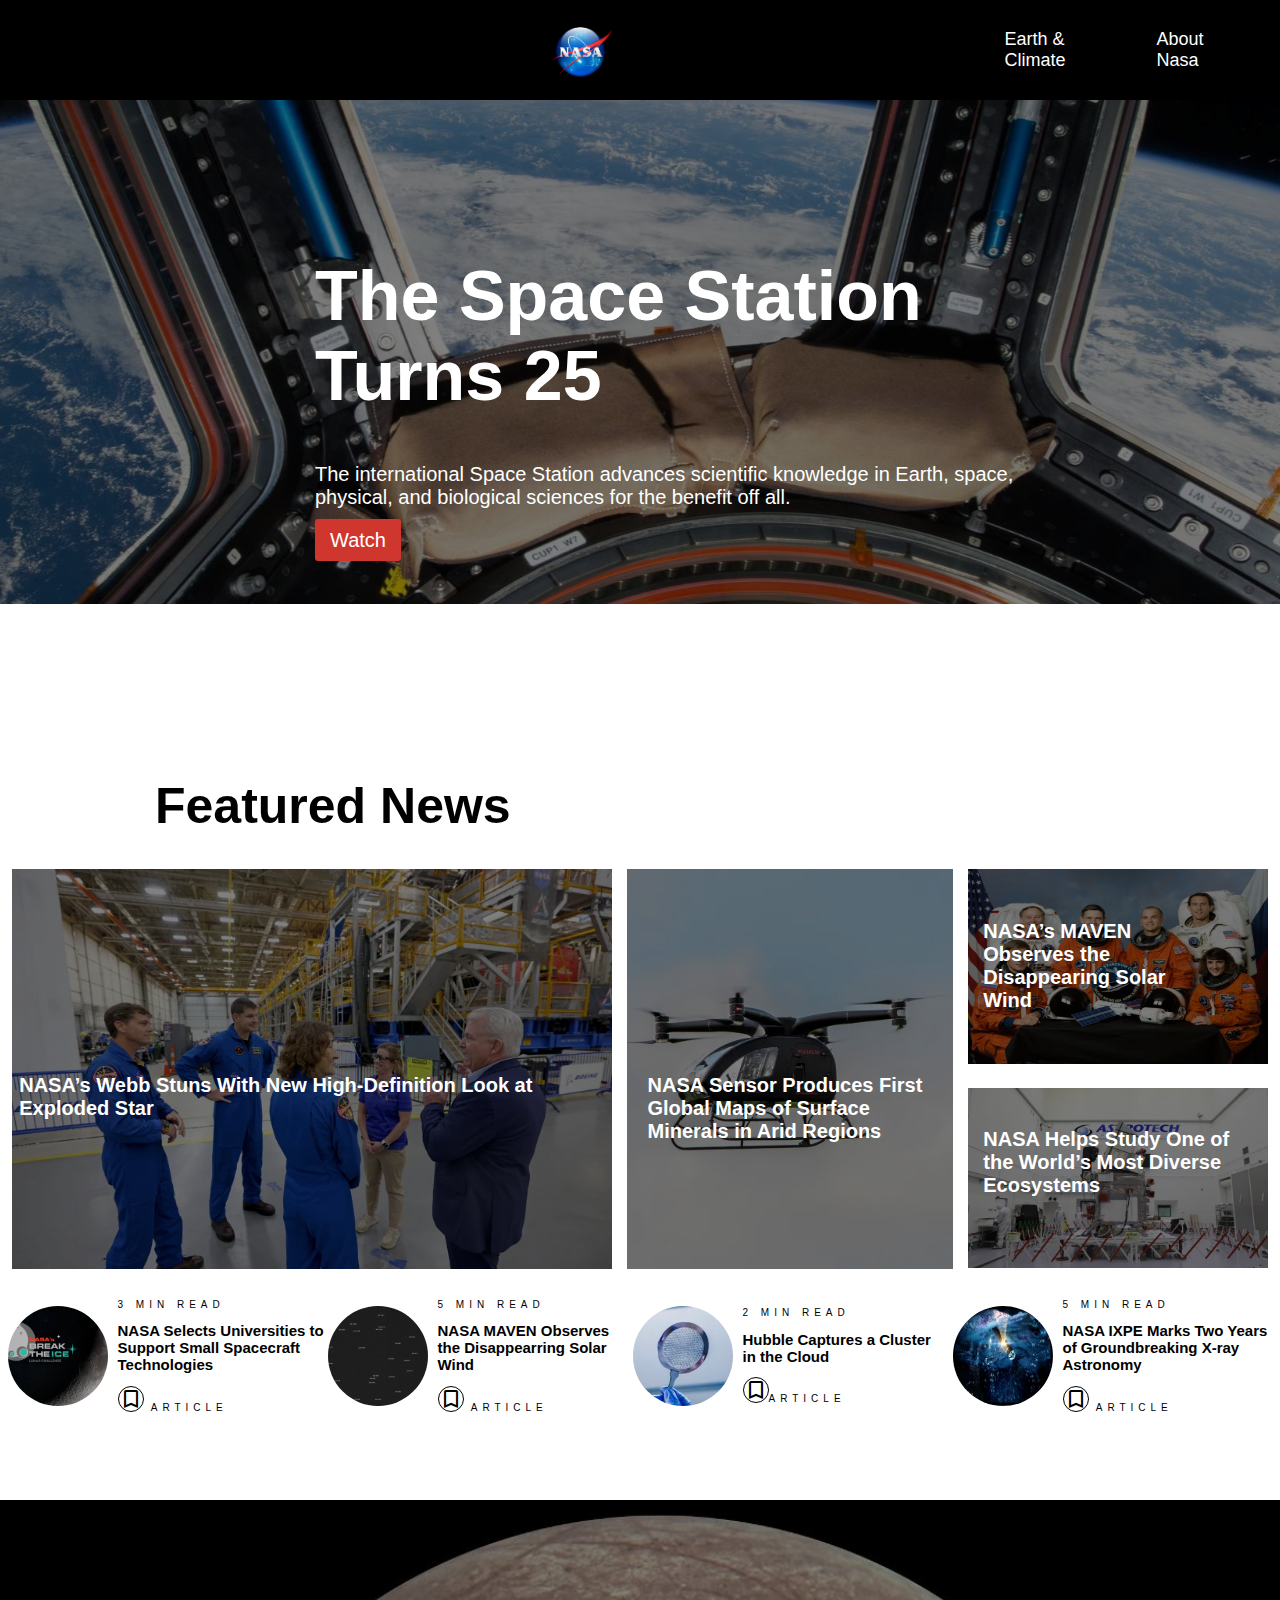
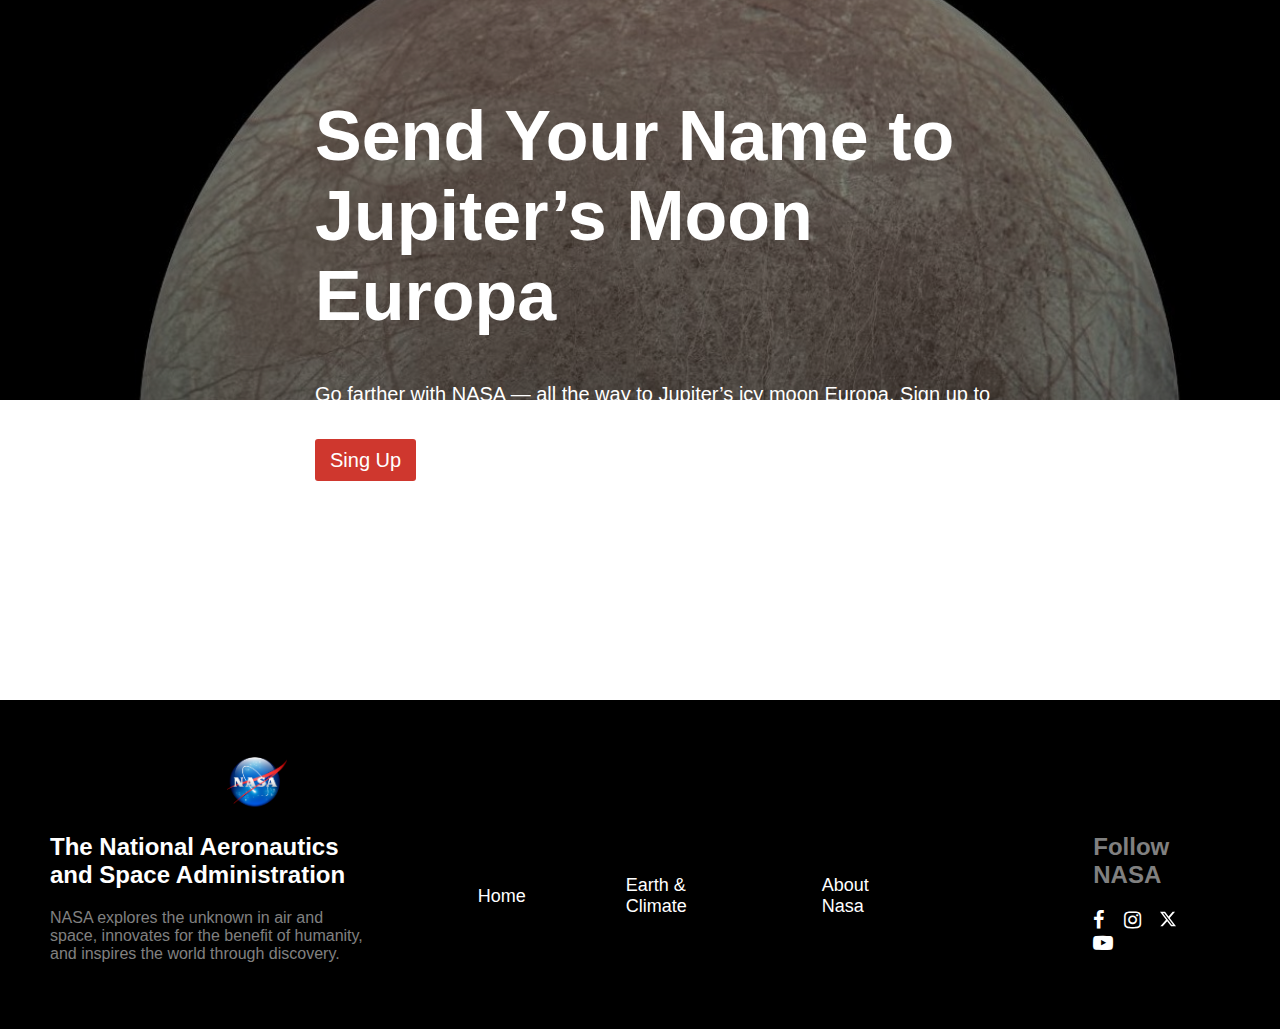
<file: Nasa/index.html>
<!DOCTYPE html>
<html lang="en">

<head>
    <meta charset="UTF-8">
    <meta name="viewport" content="width=device-width, initial-scale=1.0">
    <title>Nasa</title>
    <link rel="shortcut icon" href="./img/ubxAC4.webp">
    <link rel="stylesheet" href="./estilos/indexstyle.css">
    <link rel="stylesheet" href="https://fonts.googleapis.com/css2?family=Material+Symbols+Outlined:opsz,wght,FILL,GRAD@20..48,100..700,0..1,-50..200" />
    <link rel="stylesheet" href="https://cdnjs.cloudflare.com/ajax/libs/font-awesome/4.7.0/css/font-awesome.min.css">
</head>

<body>
    <header>
        <div class="cabeçalho">
            <img src="./img/ubxAC4.webp" alt="Logo Nasa">
            <a href="./telas/climaterra.html">Earth & Climate</a>
            <a href="./telas/sobrenasa.html">About Nasa</a>
        </div>
    </header>
    <div class="bodynasa">
        <main>
            <div class="inicio">
                <div class="imageminicio">
                    <img src="./img/inicialImg.jpg" alt="Imagem do Espaço">
                </div>
                
                <div class="textosinicio">
                    <h1>The Space Station Turns 25</h1>
                    <p>The international Space Station advances scientific knowledge in Earth, space, physical, and biological sciences for the benefit off all.</p>
                    <a href="https://www.youtube.com/watch?v=wkA669wQCzU">Watch</a>
                </div>
            </div>

            <div class="novidades">
                <div class="headnovidades">
                    <h1>Featured News</h1>
                </div>
                <div class="novidadesgrandes">
                    <div class="novidadeg1">
                        <img src="./img/maf-20231116-cs2-astronautvisit02orig.webp" alt="NASA’s Webb Stuns With New High-Definition Look at Exploded Star">
                        <h2>NASA’s Webb Stuns With New High-Definition Look at Exploded Star</h2>
                    </div>
                    <div class="novidadeg2">
                        <img src="./img/helicoptero.jpg" alt="NASA Sensor Produces First Global Maps of Surface Minerals in Arid Regions">
                        <h2>NASA Sensor Produces First Global Maps of Surface Minerals in Arid Regions</h2>
                    </div>
                    <div class="novidadesLado">
                        <div class="novidadeg3">
                            <img src="./img/novidades3.webp" alt="NASA’s MAVEN Observes the Disappearing Solar Wind">
                            <h2>NASA’s MAVEN Observes the Disappearing Solar Wind</h2>
                        </div>
                        <div class="novidadeg4">
                            <img src="./img/novidade4.webp" alt="NASA Helps Study One of the World’s Most Diverse Ecosystems">
                            <h2>NASA Helps Study One of the World’s Most Diverse Ecosystems</h2>
                        </div>
                    </div>
                </div>

                <div class="novidadespequenas">
                    <div class="novidade1">
                        <img src="./img/pequena.webp" alt="NASA Selects Universities to Support Small Spacecraft Technologies">
                        <div class="novidade1Info">
                            <p>3 MIN READ</p>
                            <h2>NASA Selects Universities to Support Small Spacecraft Technologies</h2>
                            <p><span class="material-symbols-outlined">bookmark</span> ARTICLE</p>
                        </div>
                    </div>

                    <div class="novidade2">
                        <img src="./img/pequena2.webp" alt="NASA MAVEN Observes the Disappearring Solar Wind">
                        <div class="novidade2Info">
                        <p>5 MIN READ</p>
                        <h2>NASA MAVEN Observes the Disappearring Solar Wind</h2>
                        <p><span class="material-symbols-outlined">bookmark</span> ARTICLE</p>
                    </div>
                    </div>

                    <div class="novidade3">
                        <img src="./img/pequena3.webp" alt="Hubble Captures a Cluster in the Cloud">
                        <div class="novidade3Info">
                        <p>2 MIN READ</p>
                        <h2>Hubble Captures a Cluster in the Cloud</h2>
                        <p><span class="material-symbols-outlined">bookmark</span>ARTICLE</p>
                    </div>
                    </div>

                    <div class="novidade4">
                        <img src="./img/pequena4.webp" alt="NASA IXPE Marks Two Years of Groundbreaking X-ray Astronomy">
                        <div class="novidade4Info">
                        <p>5 MIN READ</p>
                        <h2>NASA IXPE Marks Two Years of Groundbreaking X-ray Astronomy</h2>
                        <p><span class="material-symbols-outlined">bookmark</span> ARTICLE</p>
                    </div>
                    </div>
                </div>
            </div>
            <div class="jupiteranuncio">
                <div class="jupterImg">
                    <img src="./img/jupiter.jpg" alt="Jupiter Moon">
                </div>
                
                <div class="jupiterTexto">
                    <h1>Send Your Name to Jupiter’s Moon Europa</h1>
                    <p>Go farther with NASA — all the way to Jupiter’s icy moon Europa. Sign up to send your name on NASA’s Europa Clipper spacecraft by Sunday, Dec. 31.</p>
                    <a href="./telas/jupterform.html">Sing Up</a>
                </div>
            </div>
        </main>
    </div>

    <div class="Rodape">
        <footer> 
            <div class="imgRodape">
                <img src="./img/ubxAC4.webp" alt="Logo Nasa">
            </div>
            <div class="rodapeinfo">
                <div class="descricaonasa">
                    <h2>The National Aeronautics and Space Administration</h2>
                    <p>NASA explores the unknown in air and space, innovates for the benefit of humanity, and inspires the world through discovery.</p>
                </div>
                <div class="rodapenav">
                    <a href="./index.html">Home</a>
                    <a href="./telas/climaterra.html">Earth & Climate</a>
                    <a href="./telas/sobrenasa.html">About Nasa</a>
                </div>
                <div class="redesnasa">
                    <h2>Follow NASA</h2>
                    <a href="https://www.facebook.com/NASA"><i class="fa" >&#xf09a;</i></a>
                    <a href="https://www.instagram.com/nasa/"><i class="fa" >&#xf16d;</i></a>
                    <a href="https://x.com/NASA"><svg xmlns="http://www.w3.org/2000/svg" width="16" height="16" fill="currentColor" class="bi bi-twitter-x" viewBox="0 0 16 16">
                        <path d="M12.6.75h2.454l-5.36 6.142L16 15.25h-4.937l-3.867-5.07-4.425 5.07H.316l5.733-6.57L0 .75h5.063l3.495 4.633L12.601.75Zm-.86 13.028h1.36L4.323 2.145H2.865l8.875 11.633Z"/></svg></a>
                    <a href="https://www.youtube.com/@NASA"><i class="fa">&#xf16a;</i></a>
                </div>
            </div>
        </footer>
    </div>

</body>
</html>
</file>
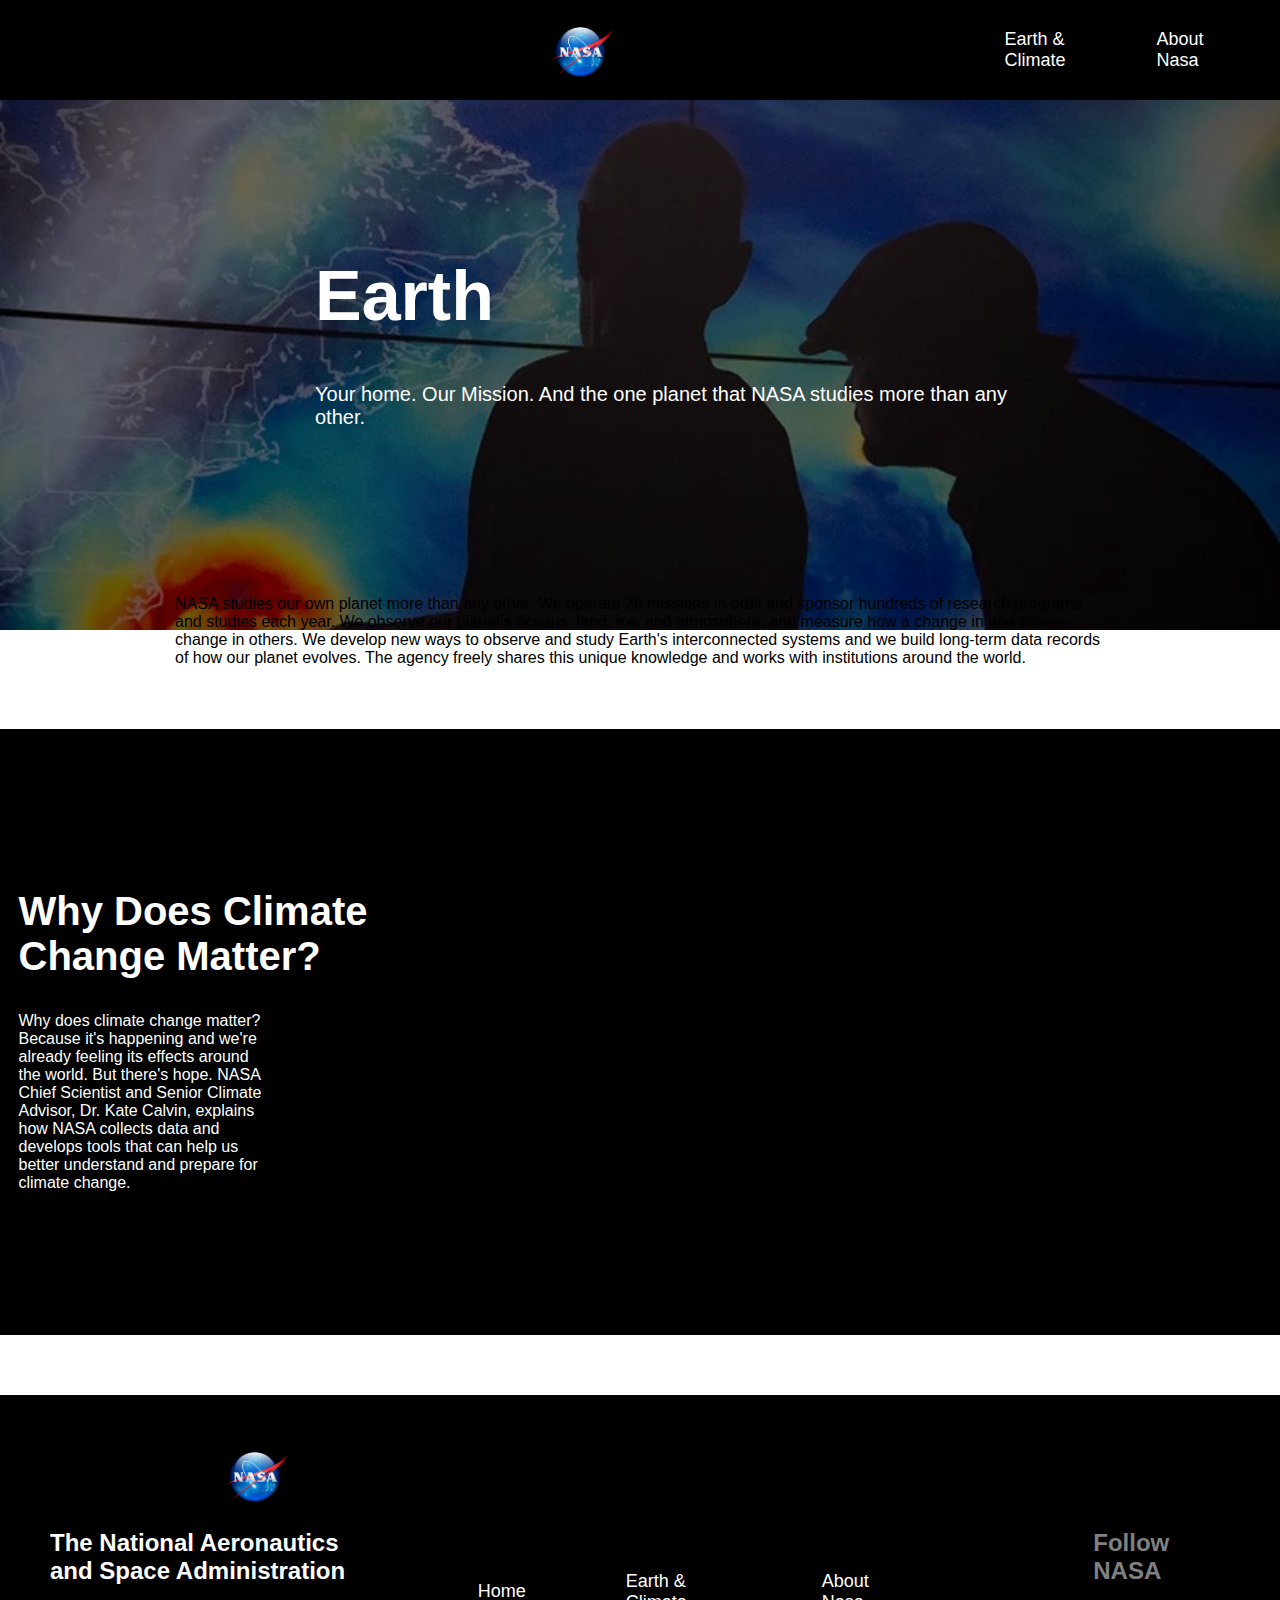
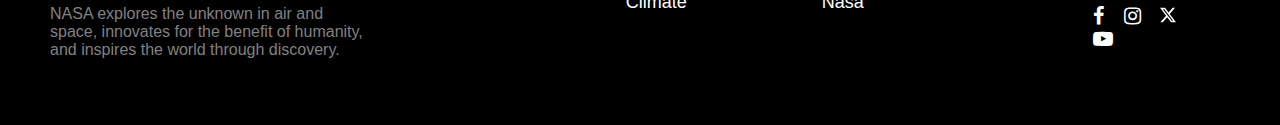
<file: Nasa/telas/climaterra.html>
<!DOCTYPE html>
<html lang="en">

<head>
    <meta charset="UTF-8">
    <meta name="viewport" content="width=device-width, initial-scale=1.0">
    <title>Nasa</title>
    <link rel="shortcut icon" href="../img/ubxAC4.webp">
    <link rel="stylesheet" href="../estilos/climaterra.css">
    <link rel="stylesheet" href="https://fonts.googleapis.com/css2?family=Material+Symbols+Outlined:opsz,wght,FILL,GRAD@20..48,100..700,0..1,-50..200" />
    <link rel="stylesheet" href="https://cdnjs.cloudflare.com/ajax/libs/font-awesome/4.7.0/css/font-awesome.min.css">
</head>

<body>
    <header>
        <div class="cabeçalho">
            <img src="../img/ubxAC4.webp" alt="">
            <a href="./climaterra.html">Earth & Climate</a>
            <a href="./sobrenasa.html">About Nasa</a>
        </div>
    </header>
    <div class="bodynasa">
        <main>
            <div class="inicio">
                <div class="imageminicio">
                    <img src="../img/Men_looking_at_giant_screen-jpeg.jpg" alt="">
                </div>
                
                <div class="textosinicio">
                    <h1>Earth</h1>
                    <p>Your home. Our Mission.
                        And the one planet that NASA studies more than any other.</p>

                </div>
            </div>

        <div class="textoabaixoinicio">
            <p>NASA studies our own planet more than any other. We operate 26 missions in orbit and sponsor hundreds of research programs and studies each year. We observe our planet’s oceans, land, ice, and atmosphere, and measure how a change in one drives change in others. We develop new ways to observe and study Earth's interconnected systems and we build long-term data records of how our planet evolves. The agency freely shares this unique knowledge and works with institutions around the world.</p>
        </div>


        <div class="clima">
            
            <div class="climatexto">
                <h2>Why Does Climate Change Matter?</h2>
                <p>Why does climate change matter? Because it's happening and we're already feeling its effects around the world. But there's hope. NASA Chief Scientist and Senior Climate Advisor, Dr. Kate Calvin, explains how NASA collects data and develops tools that can help us better understand and prepare for climate change.</p>
            </div>
            <div class="climavideo">
                <iframe width="893" height="502" src="https://www.youtube.com/embed/YfWCUYX2_U0" title="Why Does Climate Change Matter? We Asked a NASA Scientist" frameborder="0" allow="accelerometer; autoplay; clipboard-write; encrypted-media; gyroscope; picture-in-picture; web-share" allowfullscreen></iframe>
            </div>
        </div>


    <div class="Rodape">
        <footer> 
            <div class="imgRodape">
                <img src="../img/ubxAC4.webp" alt="">
            </div>
            <div class="rodapeinfo">
                <div class="descricaonasa">
                    <h2>The National Aeronautics and Space Administration</h2>
                    <p>NASA explores the unknown in air and space, innovates for the benefit of humanity, and inspires the world through discovery.</p>
                </div>
                <div class="rodapenav">
                    <a href="../index.html">Home</a>
                    <a href="./climaterra.html">Earth & Climate</a>
                    <a href="./sobrenasa.html">About Nasa</a>
                </div>
                <div class="redesnasa">
                    <h2>Follow NASA</h2>
                    <a href="https://www.facebook.com/NASA"><i class="fa" >&#xf09a;</i></a>
                    <a href="https://www.instagram.com/nasa/"><i class="fa" >&#xf16d;</i></a>
                    <a href="https://x.com/NASA"><svg xmlns="http://www.w3.org/2000/svg" width="16" height="16" fill="currentColor" class="bi bi-twitter-x" viewBox="0 0 16 16">
                        <path d="M12.6.75h2.454l-5.36 6.142L16 15.25h-4.937l-3.867-5.07-4.425 5.07H.316l5.733-6.57L0 .75h5.063l3.495 4.633L12.601.75Zm-.86 13.028h1.36L4.323 2.145H2.865l8.875 11.633Z"/></svg></a>
                    <a href="https://www.youtube.com/@NASA"><i class="fa">&#xf16a;</i></a>
                </div>
            </div>
        </footer>
    </div>

</body>
</html>
</file>
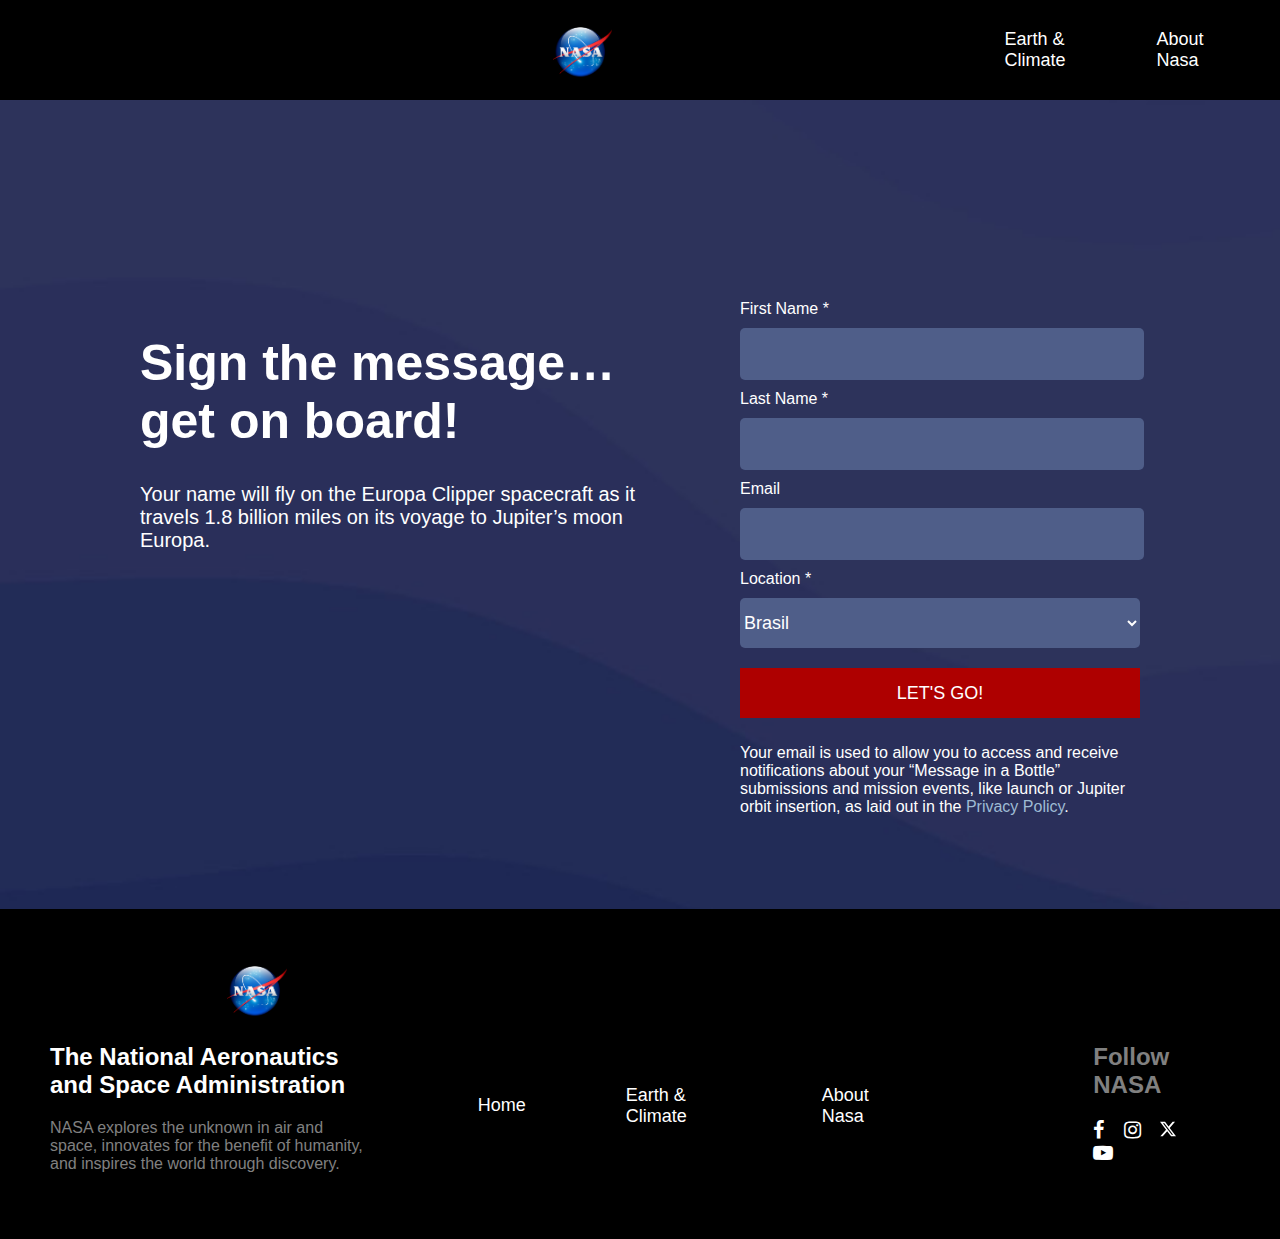
<file: Nasa/telas/jupterform.html>
<!DOCTYPE html>
<html lang="en">

<head>
    <meta charset="UTF-8">
    <meta name="viewport" content="width=device-width, initial-scale=1.0">
    <title>Nasa</title>
    <link rel="shortcut icon" href="../img/ubxAC4.webp">
    <link rel="stylesheet" href="../estilos/jupiterform.css">
    <link rel="stylesheet" href="https://fonts.googleapis.com/css2?family=Material+Symbols+Outlined:opsz,wght,FILL,GRAD@20..48,100..700,0..1,-50..200" />
    <link rel="stylesheet" href="https://cdnjs.cloudflare.com/ajax/libs/font-awesome/4.7.0/css/font-awesome.min.css">
</head>

<body>
    <header>
        <div class="cabeçalho">
            <img src="../img/ubxAC4.webp" alt="">
            <a href="../telas/climaterra.html">Earth & Climate</a>
            <a href="../telas/sobrenasa.html">About Nasa</a>
        </div>
    </header>
    <main>
        <div class="form">
            <div class="formBackground">
                <img src="../img/fundoform.PNG" alt="">
            </div>
            <div class="formText">
                <h1>Sign the message… get on board!</h1>
                <p>Your name will fly on the Europa Clipper spacecraft as it travels 1.8 billion miles on its voyage to Jupiter’s moon Europa.</p>
            </div>
            <div class="jupiterForm">
                <form>
                    <label for="firstName">First Name *</label><br>
                    <input type="text" name="firstName" id="inpFirstName">
                    <label for="lastName">Last Name *</label><br>
                    <input type="text" name="lastName" id="inpLastName">
                    <label for="email">Email</label><br>
                    <input type="text" name="email" id="inpEmail">
                    <label for="location">Location *</label><br>
                    <select name="location" id="inpLocation">
                        <option value="Brasil" selected="selected">Brasil</option>
                        <option value="Afeganistão">Afeganistão</option>
                        <option value="África do Sul">África do Sul</option>
                        <option value="Albânia">Albânia</option>
                        <option value="Alemanha">Alemanha</option>
                        <option value="Andorra">Andorra</option>
                        <option value="Angola">Angola</option>
                        <option value="Anguilla">Anguilla</option>
                        <option value="Antilhas Holandesas">Antilhas Holandesas</option>
                        <option value="Antárctida">Antárctida</option>
                        <option value="Antígua e Barbuda">Antígua e Barbuda</option>
                        <option value="Argentina">Argentina</option>
                        <option value="Argélia">Argélia</option>
                        <option value="Armênia">Armênia</option>
                        <option value="Aruba">Aruba</option>
                        <option value="Arábia Saudita">Arábia Saudita</option>
                        <option value="Austrália">Austrália</option>
                        <option value="Áustria">Áustria</option>
                        <option value="Azerbaijão">Azerbaijão</option>
                        <option value="Bahamas">Bahamas</option>
                        <option value="Bahrein">Bahrein</option>
                        <option value="Bangladesh">Bangladesh</option>
                        <option value="Barbados">Barbados</option>
                        <option value="Belize">Belize</option>
                        <option value="Benim">Benim</option>
                        <option value="Bermudas">Bermudas</option>
                        <option value="Bielorrússia">Bielorrússia</option>
                        <option value="Bolívia">Bolívia</option>
                        <option value="Botswana">Botswana</option>
                        <option value="Brunei">Brunei</option>
                        <option value="Bulgária">Bulgária</option>
                        <option value="Burkina Faso">Burkina Faso</option>
                        <option value="Burundi">Burundi</option>
                        <option value="Butão">Butão</option>
                        <option value="Bélgica">Bélgica</option>
                        <option value="Bósnia e Herzegovina">Bósnia e Herzegovina</option>
                        <option value="Cabo Verde">Cabo Verde</option>
                        <option value="Camarões">Camarões</option>
                        <option value="Camboja">Camboja</option>
                        <option value="Canadá">Canadá</option>
                        <option value="Catar">Catar</option>
                        <option value="Cazaquistão">Cazaquistão</option>
                        <option value="Chade">Chade</option>
                        <option value="Chile">Chile</option>
                        <option value="China">China</option>
                        <option value="Chipre">Chipre</option>
                        <option value="Colômbia">Colômbia</option>
                        <option value="Comores">Comores</option>
                        <option value="Coreia do Norte">Coreia do Norte</option>
                        <option value="Coreia do Sul">Coreia do Sul</option>
                        <option value="Costa do Marfim">Costa do Marfim</option>
                        <option value="Costa Rica">Costa Rica</option>
                        <option value="Croácia">Croácia</option>
                        <option value="Cuba">Cuba</option>
                        <option value="Dinamarca">Dinamarca</option>
                        <option value="Djibouti">Djibouti</option>
                        <option value="Dominica">Dominica</option>
                        <option value="Egito">Egito</option>
                        <option value="El Salvador">El Salvador</option>
                        <option value="Emirados Árabes Unidos">Emirados Árabes Unidos</option>
                        <option value="Equador">Equador</option>
                        <option value="Eritreia">Eritreia</option>
                        <option value="Escócia">Escócia</option>
                        <option value="Eslováquia">Eslováquia</option>
                        <option value="Eslovênia">Eslovênia</option>
                        <option value="Espanha">Espanha</option>
                        <option value="Estados Federados da Micronésia">Estados Federados da Micronésia</option>
                        <option value="Estados Unidos">Estados Unidos</option>
                        <option value="Estônia">Estônia</option>
                        <option value="Etiópia">Etiópia</option>
                        <option value="Fiji">Fiji</option>
                        <option value="Filipinas">Filipinas</option>
                        <option value="Finlândia">Finlândia</option>
                        <option value="França">França</option>
                        <option value="Gabão">Gabão</option>
                        <option value="Gana">Gana</option>
                        <option value="Geórgia">Geórgia</option>
                        <option value="Gibraltar">Gibraltar</option>
                        <option value="Granada">Granada</option>
                        <option value="Gronelândia">Gronelândia</option>
                        <option value="Grécia">Grécia</option>
                        <option value="Guadalupe">Guadalupe</option>
                        <option value="Guam">Guam</option>
                        <option value="Guatemala">Guatemala</option>
                        <option value="Guernesei">Guernesei</option>
                        <option value="Guiana">Guiana</option>
                        <option value="Guiana Francesa">Guiana Francesa</option>
                        <option value="Guiné">Guiné</option>
                        <option value="Guiné Equatorial">Guiné Equatorial</option>
                        <option value="Guiné-Bissau">Guiné-Bissau</option>
                        <option value="Gâmbia">Gâmbia</option>
                        <option value="Haiti">Haiti</option>
                        <option value="Honduras">Honduras</option>
                        <option value="Hong Kong">Hong Kong</option>
                        <option value="Hungria">Hungria</option>
                        <option value="Ilha Bouvet">Ilha Bouvet</option>
                        <option value="Ilha de Man">Ilha de Man</option>
                        <option value="Ilha do Natal">Ilha do Natal</option>
                        <option value="Ilha Heard e Ilhas McDonald">Ilha Heard e Ilhas McDonald</option>
                        <option value="Ilha Norfolk">Ilha Norfolk</option>
                        <option value="Ilhas Cayman">Ilhas Cayman</option>
                        <option value="Ilhas Cocos (Keeling)">Ilhas Cocos (Keeling)</option>
                        <option value="Ilhas Cook">Ilhas Cook</option>
                        <option value="Ilhas Feroé">Ilhas Feroé</option>
                        <option value="Ilhas Geórgia do Sul e Sandwich do Sul">Ilhas Geórgia do Sul e Sandwich do Sul</option>
                        <option value="Ilhas Malvinas">Ilhas Malvinas</option>
                        <option value="Ilhas Marshall">Ilhas Marshall</option>
                        <option value="Ilhas Menores Distantes dos Estados Unidos">Ilhas Menores Distantes dos Estados Unidos</option>
                        <option value="Ilhas Salomão">Ilhas Salomão</option>
                        <option value="Ilhas Virgens Americanas">Ilhas Virgens Americanas</option>
                        <option value="Ilhas Virgens Britânicas">Ilhas Virgens Britânicas</option>
                        <option value="Ilhas Åland">Ilhas Åland</option>
                        <option value="Indonésia">Indonésia</option>
                        <option value="Inglaterra">Inglaterra</option>
                        <option value="Índia">Índia</option>
                        <option value="Iraque">Iraque</option>
                        <option value="Irlanda do Norte">Irlanda do Norte</option>
                        <option value="Irlanda">Irlanda</option>
                        <option value="Irã">Irã</option>
                        <option value="Islândia">Islândia</option>
                        <option value="Israel">Israel</option>
                        <option value="Itália">Itália</option>
                        <option value="Iêmen">Iêmen</option>
                        <option value="Jamaica">Jamaica</option>
                        <option value="Japão">Japão</option>
                        <option value="Jersey">Jersey</option>
                        <option value="Jordânia">Jordânia</option>
                        <option value="Kiribati">Kiribati</option>
                        <option value="Kuwait">Kuwait</option>
                        <option value="Laos">Laos</option>
                        <option value="Lesoto">Lesoto</option>
                        <option value="Letônia">Letônia</option>
                        <option value="Libéria">Libéria</option>
                        <option value="Liechtenstein">Liechtenstein</option>
                        <option value="Lituânia">Lituânia</option>
                        <option value="Luxemburgo">Luxemburgo</option>
                        <option value="Líbano">Líbano</option>
                        <option value="Líbia">Líbia</option>
                        <option value="Macau">Macau</option>
                        <option value="Macedônia">Macedônia</option>
                        <option value="Madagáscar">Madagáscar</option>
                        <option value="Malawi">Malawi</option>
                        <option value="Maldivas">Maldivas</option>
                        <option value="Mali">Mali</option>
                        <option value="Malta">Malta</option>
                        <option value="Malásia">Malásia</option>
                        <option value="Marianas Setentrionais">Marianas Setentrionais</option>
                        <option value="Marrocos">Marrocos</option>
                        <option value="Martinica">Martinica</option>
                        <option value="Mauritânia">Mauritânia</option>
                        <option value="Maurícia">Maurícia</option>
                        <option value="Mayotte">Mayotte</option>
                        <option value="Moldávia">Moldávia</option>
                        <option value="Mongólia">Mongólia</option>
                        <option value="Montenegro">Montenegro</option>
                        <option value="Montserrat">Montserrat</option>
                        <option value="Moçambique">Moçambique</option>
                        <option value="Myanmar">Myanmar</option>
                        <option value="México">México</option>
                        <option value="Mônaco">Mônaco</option>
                        <option value="Namíbia">Namíbia</option>
                        <option value="Nauru">Nauru</option>
                        <option value="Nepal">Nepal</option>
                        <option value="Nicarágua">Nicarágua</option>
                        <option value="Nigéria">Nigéria</option>
                        <option value="Niue">Niue</option>
                        <option value="Noruega">Noruega</option>
                        <option value="Nova Caledônia">Nova Caledônia</option>
                        <option value="Nova Zelândia">Nova Zelândia</option>
                        <option value="Níger">Níger</option>
                        <option value="Omã">Omã</option>
                        <option value="Palau">Palau</option>
                        <option value="Palestina">Palestina</option>
                        <option value="Panamá">Panamá</option>
                        <option value="Papua-Nova Guiné">Papua-Nova Guiné</option>
                        <option value="Paquistão">Paquistão</option>
                        <option value="Paraguai">Paraguai</option>
                        <option value="País de Gales">País de Gales</option>
                        <option value="Países Baixos">Países Baixos</option>
                        <option value="Peru">Peru</option>
                        <option value="Pitcairn">Pitcairn</option>
                        <option value="Polinésia Francesa">Polinésia Francesa</option>
                        <option value="Polônia">Polônia</option>
                        <option value="Porto Rico">Porto Rico</option>
                        <option value="Portugal">Portugal</option>
                        <option value="Quirguistão">Quirguistão</option>
                        <option value="Quênia">Quênia</option>
                        <option value="Reino Unido">Reino Unido</option>
                        <option value="República Centro-Africana">República Centro-Africana</option>
                        <option value="República Checa">República Checa</option>
                        <option value="República Democrática do Congo">República Democrática do Congo</option>
                        <option value="República do Congo">República do Congo</option>
                        <option value="República Dominicana">República Dominicana</option>
                        <option value="Reunião">Reunião</option>
                        <option value="Romênia">Romênia</option>
                        <option value="Ruanda">Ruanda</option>
                        <option value="Rússia">Rússia</option>
                        <option value="Saara Ocidental">Saara Ocidental</option>
                        <option value="Saint Martin">Saint Martin</option>
                        <option value="Saint-Barthélemy">Saint-Barthélemy</option>
                        <option value="Saint-Pierre e Miquelon">Saint-Pierre e Miquelon</option>
                        <option value="Samoa Americana">Samoa Americana</option>
                        <option value="Samoa">Samoa</option>
                        <option value="Santa Helena, Ascensão e Tristão da Cunha">Santa Helena, Ascensão e Tristão da Cunha</option>
                        <option value="Santa Lúcia">Santa Lúcia</option>
                        <option value="Senegal">Senegal</option>
                        <option value="Serra Leoa">Serra Leoa</option>
                        <option value="Seychelles">Seychelles</option>
                        <option value="Singapura">Singapura</option>
                        <option value="Somália">Somália</option>
                        <option value="Sri Lanka">Sri Lanka</option>
                        <option value="Suazilândia">Suazilândia</option>
                        <option value="Sudão">Sudão</option>
                        <option value="Suriname">Suriname</option>
                        <option value="Suécia">Suécia</option>
                        <option value="Suíça">Suíça</option>
                        <option value="Svalbard e Jan Mayen">Svalbard e Jan Mayen</option>
                        <option value="São Cristóvão e Nevis">São Cristóvão e Nevis</option>
                        <option value="São Marino">São Marino</option>
                        <option value="São Tomé e Príncipe">São Tomé e Príncipe</option>
                        <option value="São Vicente e Granadinas">São Vicente e Granadinas</option>
                        <option value="Sérvia">Sérvia</option>
                        <option value="Síria">Síria</option>
                        <option value="Tadjiquistão">Tadjiquistão</option>
                        <option value="Tailândia">Tailândia</option>
                        <option value="Taiwan">Taiwan</option>
                        <option value="Tanzânia">Tanzânia</option>
                        <option value="Terras Austrais e Antárticas Francesas">Terras Austrais e Antárticas Francesas</option>
                        <option value="Território Britânico do Oceano Índico">Território Britânico do Oceano Índico</option>
                        <option value="Timor-Leste">Timor-Leste</option>
                        <option value="Togo">Togo</option>
                        <option value="Tonga">Tonga</option>
                        <option value="Toquelau">Toquelau</option>
                        <option value="Trinidad e Tobago">Trinidad e Tobago</option>
                        <option value="Tunísia">Tunísia</option>
                        <option value="Turcas e Caicos">Turcas e Caicos</option>
                        <option value="Turquemenistão">Turquemenistão</option>
                        <option value="Turquia">Turquia</option>
                        <option value="Tuvalu">Tuvalu</option>
                        <option value="Ucrânia">Ucrânia</option>
                        <option value="Uganda">Uganda</option>
                        <option value="Uruguai">Uruguai</option>
                        <option value="Uzbequistão">Uzbequistão</option>
                        <option value="Vanuatu">Vanuatu</option>
                        <option value="Vaticano">Vaticano</option>
                        <option value="Venezuela">Venezuela</option>
                        <option value="Vietname">Vietname</option>
                        <option value="Wallis e Futuna">Wallis e Futuna</option>
                        <option value="Zimbabwe">Zimbabwe</option>
                        <option value="Zâmbia">Zâmbia</option>
                    </select>
                    <br>
                    <button type="submit" id="jupiterFormButton">LET'S GO!</button>
                </form>
                <p>Your email is used to allow you to access and receive notifications about your “Message in a Bottle” submissions and mission events, like launch or Jupiter orbit insertion, as laid out in the<a href=""> Privacy Policy</a>.</p>
            </div>
        </div>
        
    </main>

    <div class="Rodape">
        <footer> 
            <div class="imgRodape">
                <img src="../img/ubxAC4.webp" alt="">
            </div>
            <div class="rodapeinfo">
                <div class="descricaonasa">
                    <h2>The National Aeronautics and Space Administration</h2>
                    <p>NASA explores the unknown in air and space, innovates for the benefit of humanity, and inspires the world through discovery.</p>
                </div>
                <div class="rodapenav">
                    <a href="../index.html">Home</a>
                    <a href="../telas/climaterra.html">Earth & Climate</a>
                    <a href="../telas/sobrenasa.html">About Nasa</a>
                </div>
                <div class="redesnasa">
                    <h2>Follow NASA</h2>
                    <a href="https://www.facebook.com/NASA"><i class="fa" >&#xf09a;</i></a>
                    <a href="https://www.instagram.com/nasa/"><i class="fa" >&#xf16d;</i></a>
                    <a href="https://x.com/NASA">
                        <svg xmlns="http://www.w3.org/2000/svg" width="16" height="16" fill="currentColor" class="bi bi-twitter-x" viewBox="0 0 16 16">
                            <path d="M12.6.75h2.454l-5.36 6.142L16 15.25h-4.937l-3.867-5.07-4.425 5.07H.316l5.733-6.57L0 .75h5.063l3.495 4.633L12.601.75Zm-.86 13.028h1.36L4.323 2.145H2.865l8.875 11.633Z"/>
                        </svg>
                    </a>
                    <a href="https://www.youtube.com/@NASA"><i class="fa">&#xf16a;</i></a>
                </div>
            </div>
        </footer>
    </div>

</body>
</html>
</file>
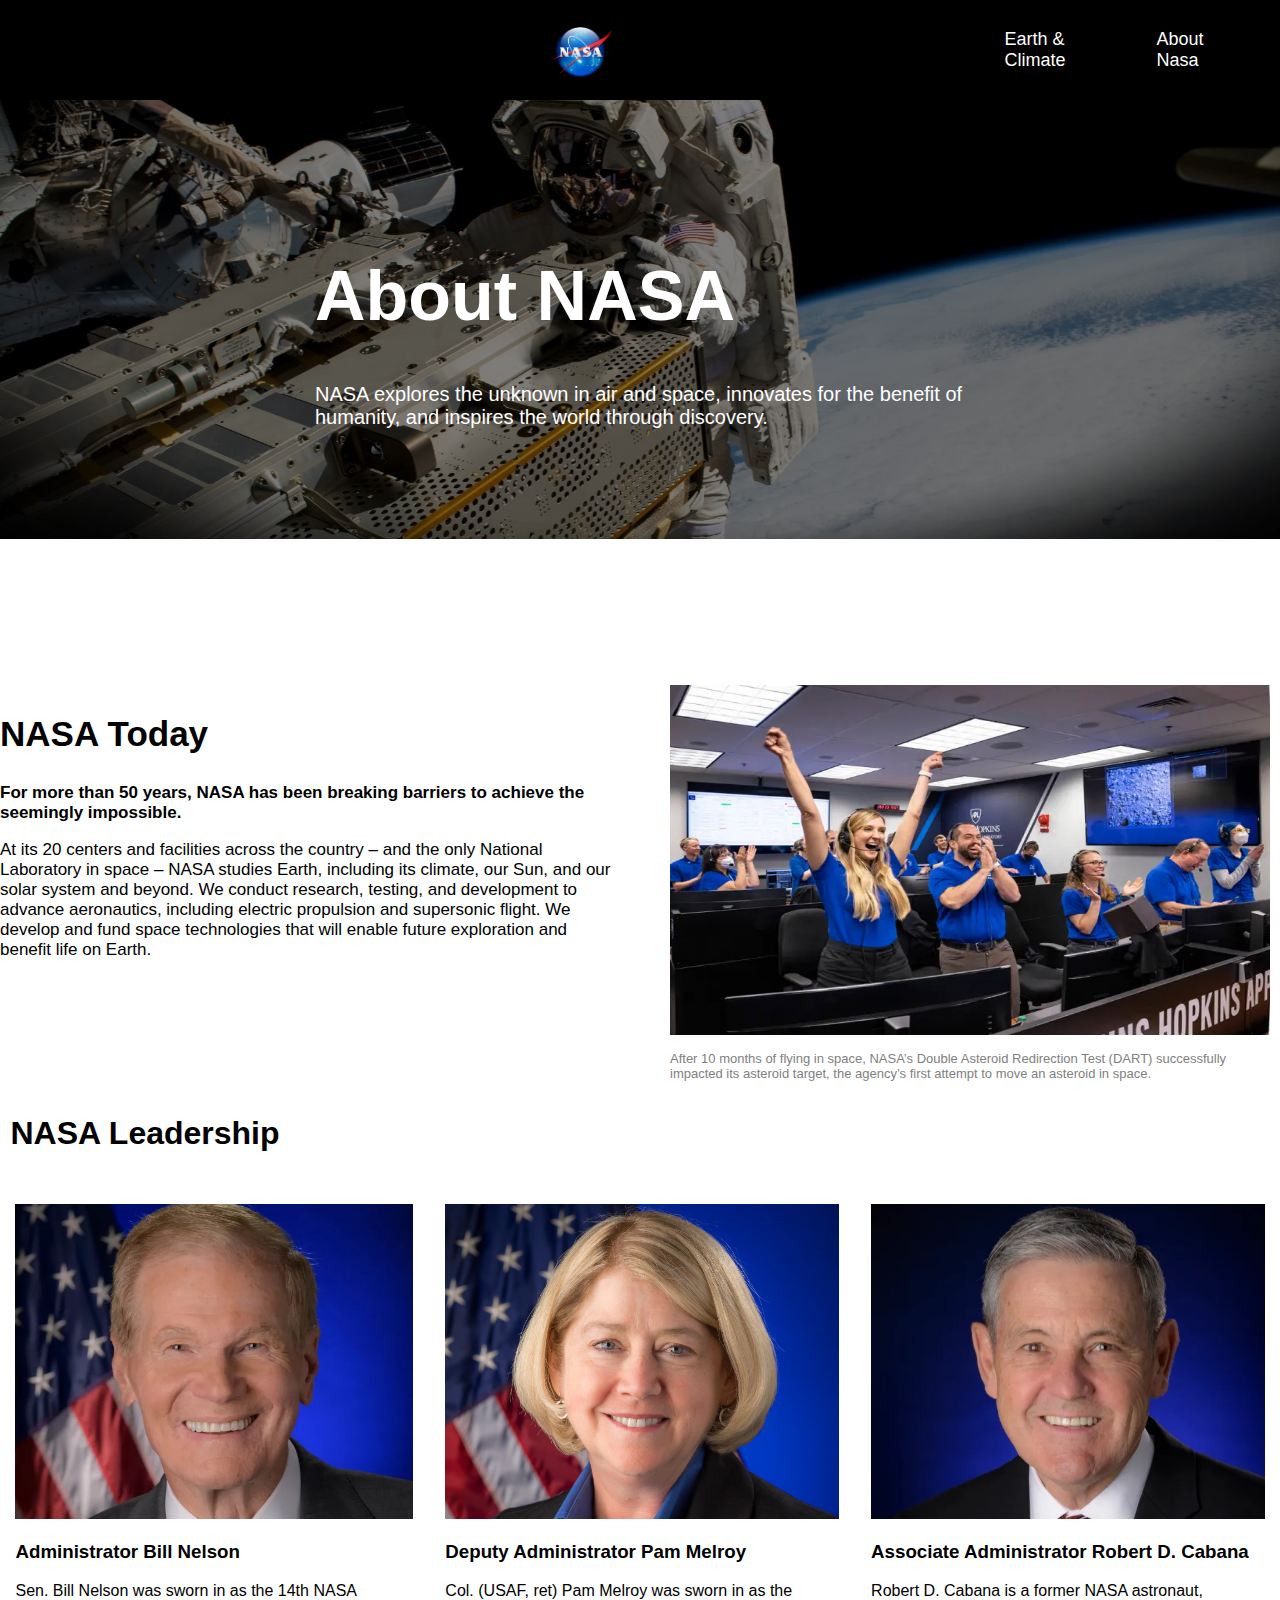
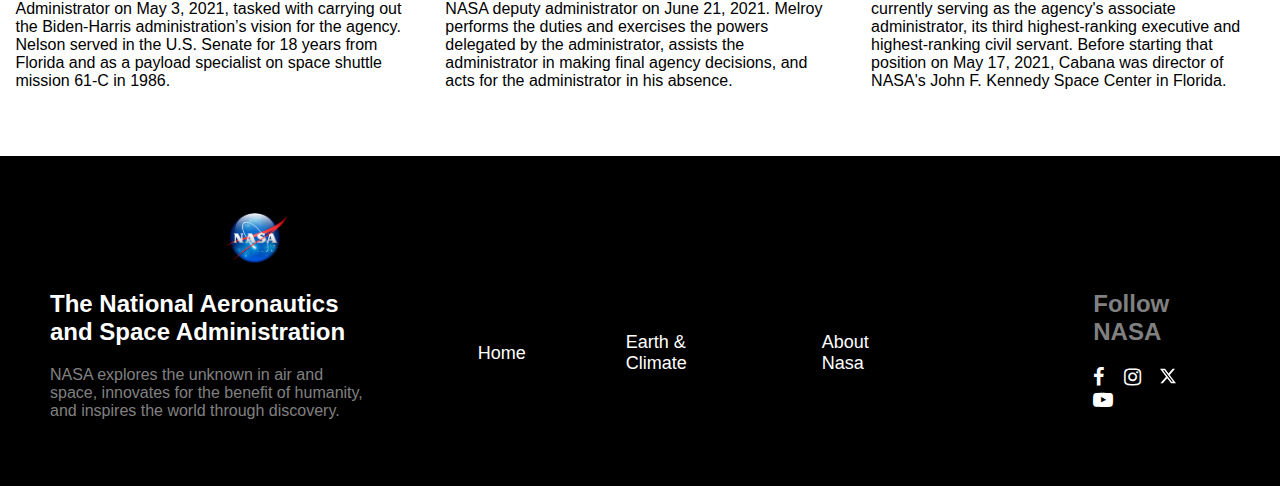
<file: Nasa/telas/sobrenasa.html>
<!DOCTYPE html>
<html lang="en">

<head>
    <meta charset="UTF-8">
    <meta name="viewport" content="width=device-width, initial-scale=1.0">
    <title>Nasa</title>
    <link rel="shortcut icon" href="../img/ubxAC4.webp">
    <link rel="stylesheet" href="../estilos/sobrenasa.css">
    <link rel="stylesheet" href="https://fonts.googleapis.com/css2?family=Material+Symbols+Outlined:opsz,wght,FILL,GRAD@20..48,100..700,0..1,-50..200" />
    <link rel="stylesheet" href="https://cdnjs.cloudflare.com/ajax/libs/font-awesome/4.7.0/css/font-awesome.min.css">
</head>

<body>
    <header>
        <div class="cabeçalho">
            <img src="../img/ubxAC4.webp" alt="">
            <a href="./climaterra.html">Earth & Climate</a>
            <a href="./sobrenasa.html">About Nasa</a>
        </div>
    </header>
    <main>
        <div class="inicio">
            <div class="imageminicio">
                <img src="../img/aboutNasaImg.jpg" alt="">
            </div>
            
            <div class="textosinicio">
                <h1>About NASA</h1>
                <p>NASA explores the unknown in air and space, innovates for the benefit of humanity, and inspires the world through discovery.</p>
            </div>
        </div>
        <div class="nasaToday">
            <div class="todayText">
                <h2>NASA Today</h2>
                <p><b>For more than 50 years, NASA has been breaking barriers to achieve the seemingly impossible.</b></p>
                <P>At its 20 centers and facilities across the country – and the only National Laboratory in space – NASA studies Earth, including its climate, our Sun, and our solar system and beyond. We conduct research, testing, and development to advance aeronautics, including electric propulsion and supersonic flight. We develop and fund space technologies that will enable future exploration and benefit life on Earth.</P>
            </div>
            <div class="todayImg">
                <img src="../img/img_about.webp" alt="">
                <p>After 10 months of flying in space, NASA’s Double Asteroid Redirection Test (DART) successfully impacted its asteroid target, the agency’s first attempt to move an asteroid in space.</p>
            </div>
        </div>
        <div class="leadership">
            <div class="leadersHead">
                <h1>NASA Leadership</h1>
            </div>
            <div class="leadersCard">
                <div class="billnelson">
                    <img src="../img/billnelson.jpg" alt="">
                    <h3>Administrator Bill Nelson</h3>
                    <p>Sen. Bill Nelson was sworn in as the 14th NASA Administrator on May 3, 2021, tasked with carrying out the Biden-Harris administration’s vision for the agency. Nelson served in the U.S. Senate for 18 years from Florida and as a payload specialist on space shuttle mission 61-C in 1986.</p>
                </div>
                <div class="pammelroy">
                    <img src="../img/pammelroy.jpg" alt="">
                    <h3>Deputy Administrator Pam Melroy</h3>
                    <p>Col. (USAF, ret) Pam Melroy was sworn in as the NASA deputy administrator on June 21, 2021. Melroy performs the duties and exercises the powers delegated by the administrator, assists the administrator in making final agency decisions, and acts for the administrator in his absence.</p>
                </div>
                <div class="robertcabina">
                    <img src="../img/robert-dcabana.jpg" alt="">
                    <h3>Associate Administrator Robert D. Cabana</h3>
                    <p>Robert D. Cabana is a former NASA astronaut, currently serving as the agency's associate administrator, its third highest-ranking executive and highest-ranking civil servant. Before starting that position on May 17, 2021, Cabana was director of NASA's John F. Kennedy Space Center in Florida.</p>
                </div>
            </div>
            
        </div>
    </main>


    <div class="Rodape">
        <footer> 
            <div class="imgRodape">
                <img src="../img/ubxAC4.webp" alt="">
            </div>
            <div class="rodapeinfo">
                <div class="descricaonasa">
                    <h2>The National Aeronautics and Space Administration</h2>
                    <p>NASA explores the unknown in air and space, innovates for the benefit of humanity, and inspires the world through discovery.</p>
                </div>
                <div class="rodapenav">
                    <a href="../index.html">Home</a>
                    <a href="./climaterra.html">Earth & Climate</a>
                    <a href="./sobrenasa.html">About Nasa</a>
                </div>
                <div class="redesnasa">
                    <h2>Follow NASA</h2>
                    <a href="https://www.facebook.com/NASA"><i class="fa" >&#xf09a;</i></a>
                    <a href="https://www.instagram.com/nasa/"><i class="fa" >&#xf16d;</i></a>
                    <a href="https://x.com/NASA"><svg xmlns="http://www.w3.org/2000/svg" width="16" height="16" fill="currentColor" class="bi bi-twitter-x" viewBox="0 0 16 16">
                        <path d="M12.6.75h2.454l-5.36 6.142L16 15.25h-4.937l-3.867-5.07-4.425 5.07H.316l5.733-6.57L0 .75h5.063l3.495 4.633L12.601.75Zm-.86 13.028h1.36L4.323 2.145H2.865l8.875 11.633Z"/></svg></a>
                    <a href="https://www.youtube.com/@NASA"><i class="fa">&#xf16a;</i></a>
                </div>
            </div>
        </footer>
    </div>

</body>
</html>
</file>
<file: Nasa/estilos/indexstyle.css>
body{
    font-family: Arial, Helvetica, sans-serif;
    margin: 0;
    padding: 0;
}

/*Cabeçalho*/
.cabeçalho{
    background-color: black;
    display: flex;
    justify-content: right;
    left: 0;
    right: 0;
    top:0;
    position: absolute;
    color: white;
    padding: 20px;
    justify-content: center;
    align-items: center;
    font-size: large;
}
.cabeçalho a{
    color: white;
    text-decoration: none;
    padding-left: 20px;
    padding-right: 20px; 
}
.cabeçalho a:hover{
    text-decoration: underline;
}

.cabeçalho img{
    height: 60px;
    width: 60px;
    padding-right: 30%;
    padding-left: 43%;
    
}

/*main*/
.inicio {
    margin-top: 20%;
    z-index: -1;
    color: white;
}
.inicio  a{
    background-color: rgb(207, 55, 46);
    text-decoration: none;
    color: white;
    padding: 10px;
    padding-left: 15px;
    padding-right: 15px;
    border-radius: 3px;
    font-size: 20px;
}
.inicio a:hover{
    background-color: rgb(173, 2, 0);
}
.imageminicio img{
    position: absolute;
    z-index: -1;
    top: 0;
    left: 0;
    right: 0;
    width: 100%;
    filter: brightness(50%);
}
.textosinicio{
    margin-left: 50px;
    width: 700px;
    margin-left: 315px;
}
.textosinicio h1{
    font-size: 70px; 
}
.textosinicio p{
    font-size: 20px;
}

/*novidades*/
.headnovidades {
    display: flex;
    justify-content: center;
    margin-right: 48%;
}
.novidades{
    margin-top: 15%;
    margin-bottom: 6%;
}
.novidadesgrandes{
    display: flex;
    justify-content: center;
}
.novidadeg1 {
    display: flex;
    justify-content: center;
}
.novidadeg1 h2{
    color: white;
    position: absolute;
    margin-top: 16%;
    font-size: 20px;
    width: 600px;
}
.novidadeg1 img{
    height: 400px;
    margin-right: 15px;
    filter: brightness(50%);
}
.novidadeg2 {
    display: flex;
    justify-content: center;
}
.novidadeg2 img{
    height: 400px;
    margin-right: 15px;
    filter: brightness(50%);
}
.novidadeg2 h2{
    color: white;
    position: absolute;
    margin-top: 16%;
    font-size: 20px;
    width: 300px;
}
.novidadeg3 {
    display: flex;
    justify-content: center;
}
.novidadeg3 img{
    height: 195px;
    width: 300px;
    filter: brightness(50%);
}
.novidadeg3 h2{
    color: white;
    position: absolute;
    margin-top: 4%;
    font-size: 20px;
    width: 200px;
    margin-left: -70px;
}
.novidadeg4{
    display: flex;
    justify-content: center;

}
.novidadeg4 img{
    height: 180px;
    width: 300px;
    filter: brightness(50%);
    margin-top: 24px;

}
.novidadeg4 h2{
    color: white;
    position: absolute;
    margin-top: 5%;
    font-size: 20px;
    width: 250px;
    margin-left: -20px;
}
.novidadespequenas {
    margin-top: 20px;
    display: flex;
    justify-content: center;
}
.novidadespequenas .novidade1 {
    display: flex;
    align-items: center;
    width: 320px;
    
}
.novidadespequenas .novidade1 p{
    letter-spacing: 5px;
    
}
.novidade1Info {
    font-size: 10px;
    margin-left: 10px;
}
.novidade1Info span{
    border: 1px solid black;
    border-radius: 50%;
}
.novidadespequenas .novidade2 {
    display: flex;
    align-items: center;
    width: 305px;

}
.novidadespequenas .novidade2 p{
    letter-spacing: 5px;
}

.novidade2Info{
    font-size: 10px;
    margin-left: 10px;
}
.novidade2Info span{
    border: 1px solid black;
    border-radius: 50%;
}
.novidadespequenas .novidade3 {
    display: flex;
    align-items: center;
    width: 310px;
    margin-right: 10px;
}
.novidadespequenas .novidade3 p{
    letter-spacing: 5px;
}
.novidade3Info{
    font-size: 10px;
    margin-left: 10px;
}
.novidade3Info span{
    border: 1px solid black;
    border-radius: 50%;
}
.novidadespequenas .novidade4 {
    display: flex;
    align-items: center;
    width: 320px;
}
.novidadespequenas .novidade4 p{
    letter-spacing: 5px;
}
.novidade4Info{
    font-size: 10px;
    margin-left: 10px;
}
.novidade4Info span{
    border: 1px solid black;
    border-radius: 50%;
}
.headnovidades h1{
    font-size: 50px;
}
.novidadespequenas img{
    height: 100px;
    border-radius: 50%;
    width: 100px;
}

/*jupter anuncio*/
.jupiteranuncio {
    color: white;
    height: 800px;
    display: flex;
}
.jupiteranuncio a{
    background-color: rgb(207, 55, 46);
    text-decoration: none;
    color: white;
    padding: 10px;
    padding-left: 15px;
    padding-right: 15px;
    border-radius: 3px;
    font-size: 20px;
}
.jupiteranuncio a:hover {
    background-color: rgb(173, 2, 0);
}
.jupiteranuncio img {
    position: absolute;
    z-index: -1;
    left: 0;
    right: 0;
    width: 100%;
    filter: brightness(50%);
}
.jupiterTexto {
    margin-top: 150px;
    margin-left: 315px;
    width: 700px;
}
.jupiterTexto h1{
    font-size: 70px; 
}
.jupiterTexto p{
    font-size: 20px;
}

/*Rodapé*/
footer {
    background-color: black;
    position: absolute;
    left: 0;
    right: 0;
    margin-bottom: 100%;
    padding: 50px;
    color: white;
}
footer img{
    height: 60px;
    width: 60px;
    padding-right: 15%;
    padding-left: 15%;
}
.rodapeinfo {
    display: flex;
    justify-content: center;
}
.descricaonasa {
    width: 350px;
}
.descricaonasa p{
    color: gray;
}
.rodapenav {
    display: flex;
    justify-content: center;
    align-items: center;
    margin-left: 60px;
    margin-right: 50px;
}
.rodapenav a{
    text-decoration: none;
    color: white;
    font-size: large;
    margin-left: 50px;
    margin-right: 50px;
}
.rodapenav a:hover{
   text-decoration:underline;
}
.redesnasa {
    margin-left: 100px;
    color: grey;
}
.redesnasa a{
    color: white;
    font-size: 20px;
    margin-right: 15px;
}
</file>
<file: Nasa/estilos/climaterra.css>
body{
    font-family: Arial, Helvetica, sans-serif;
    margin: 0;
    padding: 0;
}

/*Cabeçalho*/
.cabeçalho{
    background-color: black;
    display: flex;
    justify-content: right;
    left: 0;
    right: 0;
    top:0;
    position: absolute;
    color: white;
    padding: 20px;
    justify-content: center;
    align-items: center;
    font-size: large;
}
.cabeçalho a{
    color: white;
    text-decoration: none;
    padding-left: 20px;
    padding-right: 20px; 
}
.cabeçalho a:hover{
    text-decoration: underline;
}
.cabeçalho img{

    height: 60px;
    width: 60px;
    padding-right: 30%;
    padding-left: 43%;
    
}

/*main*/
.inicio {
    margin-top: 20%;
    z-index: -1;
    color: white;
}
.inicio  a{
    background-color: rgb(207, 55, 46);
    text-decoration: none;
    color: white;
    padding: 10px;
    padding-left: 15px;
    padding-right: 15px;
    border-radius: 3px;
    font-size: 20px;
}
.inicio a:hover{
    background-color: rgb(173, 2, 0);
}
.imageminicio img{
    position: absolute;
    z-index: -1;
    top: 0;
    left: 0;
    right: 0;
    width: 100%;
    height: 70%;
    filter: brightness(50%);
}
.textosinicio{
    margin-left: 50px;
    width: 700px;
    margin-left: 315px;
}
.textosinicio h1{
    font-size: 70px; 
}
.textosinicio p{
    font-size: 20px;
}


.textoabaixoinicio{
    height: 50px;
    margin-top: 150px;
    display: flex;
    justify-content: center;
    width: 100%;
    margin-bottom: 100px;

}

.textoabaixoinicio p{
    width: 930px;
}

/*Rodapé*/
footer {
    background-color: black;
    position: absolute;
    left: 0;
    right: 0;
    margin-bottom: 100%;
    padding: 50px;
    color: white;
    margin-top: 60px;
}
footer img{
    height: 60px;
    width: 60px;
    padding-right: 15%;
    padding-left: 15%;
}
.rodapeinfo {
    display: flex;
    justify-content: center;
}
.descricaonasa {
    width: 350px;
}
.descricaonasa p{
    color: gray;
}
.rodapenav {
    display: flex;
    justify-content: center;
    align-items: center;
    margin-left: 60px;
    margin-right: 50px;
}
.rodapenav a{
    text-decoration: none;
    color: white;
    font-size: large;
    margin-left: 50px;
    margin-right: 50px;
}
.rodapenav a:hover{
   text-decoration:underline;
}
.redesnasa {
    margin-left: 100px;
    color: grey;
}
.redesnasa a{
    color: white;
    font-size: 20px;
    margin-right: 15px;
}
/**/

.clima{
    background-color: black;
    display: flex;
    color: white;
    justify-content: center;
    align-items: center;
    
}

.climatexto{
    margin-left: 200px;
    margin-right: 100px;
    width: 470px;


}
.climatexto h2{
    width: 350px;
    font-size: 40px;
    font-weight: bolder;


}
.climatexto p {
    margin-right: 100px;
    
}

.climavideo{
    margin-top: 50px;
    margin-bottom: 50px;
    margin-right: 100px;
    
}
</file>
<file: Nasa/estilos/jupiterform.css>
body{
    font-family: Arial, Helvetica, sans-serif;
    margin: 0;
    padding: 0;
}


/*Cabeçalho*/
.cabeçalho{
    background-color: black;
    display: flex;
    justify-content: right;
    left: 0;
    right: 0;
    top:0;
    position: absolute;
    color: white;
    padding: 20px;
    justify-content: center;
    align-items: center;
    font-size: large;
}
.cabeçalho a{
    color: white;
    text-decoration: none;
    padding-left: 20px;
    padding-right: 20px; 
}
.cabeçalho a:hover{
    text-decoration: underline;
}
.cabeçalho img{
    height: 60px;
    width: 60px;
    padding-right: 30%;
    padding-left: 43%;
}

/*main*/
.form {
    display: flex;
    justify-content: center;
}
.formBackground {
    margin-top: 100px;
    display: flex;
    justify-content: center;
    position: absolute;
    z-index: -1;
    left: 0;
    right: 0;
    height: 892px;
}
.formText {
    color: white;
    margin-top: 300px;
    width: 500px;
    margin-right: 100px;
}
.formText h1{
    font-size: 50px;
}
.formText p{
    font-size: 20px;
}
.jupiterForm {
    margin-top: 300px;
    width: 400px;
    color: white;

}
.jupiterForm a{
    text-decoration: none;
    color: rgb(158, 187, 212);
}
.jupiterForm a:hover{
    text-decoration: underline;
}
.jupiterForm input{
    margin-top: 10px;
    margin-bottom: 10px;
    width: 400px;
    border: none;
    border-radius: 5px;
    height: 50px;
    background-color: rgb(79, 94, 137);
    color: white;
    font-size: large;
}
.jupiterForm select{
    margin-top: 10px;
    margin-bottom: 10px;
    width: 400px;
    border: none;
    border-radius: 5px;
    height: 50px;
    background-color: rgb(79, 94, 137);
    color: white;
    font-size: large;
}
.jupiterForm button{
    margin-top: 10px;
    margin-bottom: 10px;
    width: 400px;
    border: none;
    height: 50px;
    background-color: rgb(174, 0, 0);
    color: white;
    font-size: large;
}
.jupiterForm button:hover{
    background-color: rgb(188, 0, 0);
}

/*Rodapé*/
footer {
    background-color: black;
    position: absolute;
    left: 0;
    right: 0;
    margin-top: 6%;
    padding: 50px;
    color: white;
}
footer img{
    height: 60px;
    width: 60px;
    padding-right: 15%;
    padding-left: 15%;
}
.rodapeinfo {
    display: flex;
    justify-content: center;
}
.descricaonasa {
    width: 350px;
}
.descricaonasa p{
    color: gray;
}
.rodapenav {
    display: flex;
    justify-content: center;
    align-items: center;
    margin-left: 60px;
    margin-right: 50px;
}
.rodapenav a{
    text-decoration: none;
    color: white;
    font-size: large;
    margin-left: 50px;
    margin-right: 50px;
}
.rodapenav a:hover{
   text-decoration:underline;
}
.redesnasa {
    margin-left: 100px;
    color: grey;
}
.redesnasa a{
    color: white;
    font-size: 20px;
    margin-right: 15px;
}
</file>
<file: Nasa/estilos/sobrenasa.css>
body{
    font-family: Arial, Helvetica, sans-serif;
    margin: 0;
    padding: 0;
}

/*Cabeçalho*/
.cabeçalho{
    background-color: black;
    display: flex;
    justify-content: right;
    left: 0;
    right: 0;
    top:0;
    position: absolute;
    color: white;
    padding: 20px;
    justify-content: center;
    align-items: center;
    font-size: large;
}
.cabeçalho a{
    color: white;
    text-decoration: none;
    padding-left: 20px;
    padding-right: 20px; 
}
.cabeçalho a:hover{
    text-decoration: underline;
}
.cabeçalho img{
    height: 60px;
    width: 60px;
    padding-right: 30%;
    padding-left: 43%;
}

/*main*/
.inicio {
    margin-top: 20%;
    z-index: -1;
    color: white;
}
.imageminicio img{
    position: absolute;
    z-index: -1;
    top: 0;
    left: 0;
    right: 0;
    width: 100%;
    filter: brightness(50%);
}
.textosinicio{
    margin-left: 50px;
    width: 700px;
    margin-left: 315px;
}
.textosinicio h1{
    font-size: 70px; 
}
.textosinicio p{
    font-size: 20px;
}

/*About Nasa Today*/

.nasaToday {
    margin-top: 20%;
    display: flex;
    justify-content: center;
}

.todayText {
    width: 620px;
    margin-right: 25px;
}

.todayText p{
    font-size: 17px;
}
.todayText h2{
    font-size: 35px;
}
.todayImg {
    margin-left: 25px;
    width: 610px;
    font-size: 13px;
    color: grey;
}
.todayImg img{
    height: 350px;
    width: 600px;
}

/*About Nasa Leaders*/
.leadership {
    justify-content: center;
    align-items: center;
}

.leadersHead {
    display: flex;
    justify-content: center;
    margin-right: 990px;
    margin-bottom: 30px;
}

.leadersCard {
    display: flex;
    justify-content: center;
    align-items: center;
}

.leadersCard img{
    height: 315px;
}

.billnelson {
    width: 400px;
    margin-left: 16px;
    margin-right: 16px;
}

.pammelroy {
    width: 400px;
    margin-left: 16px;
    margin-right: 16px;
}
.robertcabina {
    width: 400px;
    margin-left: 16px;
    margin-right: 16px;
}
/*Rodapé*/
footer {
    background-color: black;
    position: absolute;
    left: 0;
    right: 0;
    margin-top: 50px;
    margin-bottom: 100%;
    padding: 50px;
    color: white;
}
footer img{
    height: 60px;
    width: 60px;
    padding-right: 15%;
    padding-left: 15%;
}
.rodapeinfo {
    display: flex;
    justify-content: center;
}
.descricaonasa {
    width: 350px;
}
.descricaonasa p{
    color: gray;
}
.rodapenav {
    display: flex;
    justify-content: center;
    align-items: center;
    margin-left: 60px;
    margin-right: 50px;
}
.rodapenav a{
    text-decoration: none;
    color: white;
    font-size: large;
    margin-left: 50px;
    margin-right: 50px;
}
.rodapenav a:hover{
   text-decoration:underline;
}
.redesnasa {
    margin-left: 100px;
    color: grey;
}
.redesnasa a{
    color: white;
    font-size: 20px;
    margin-right: 15px;
}
</file>
